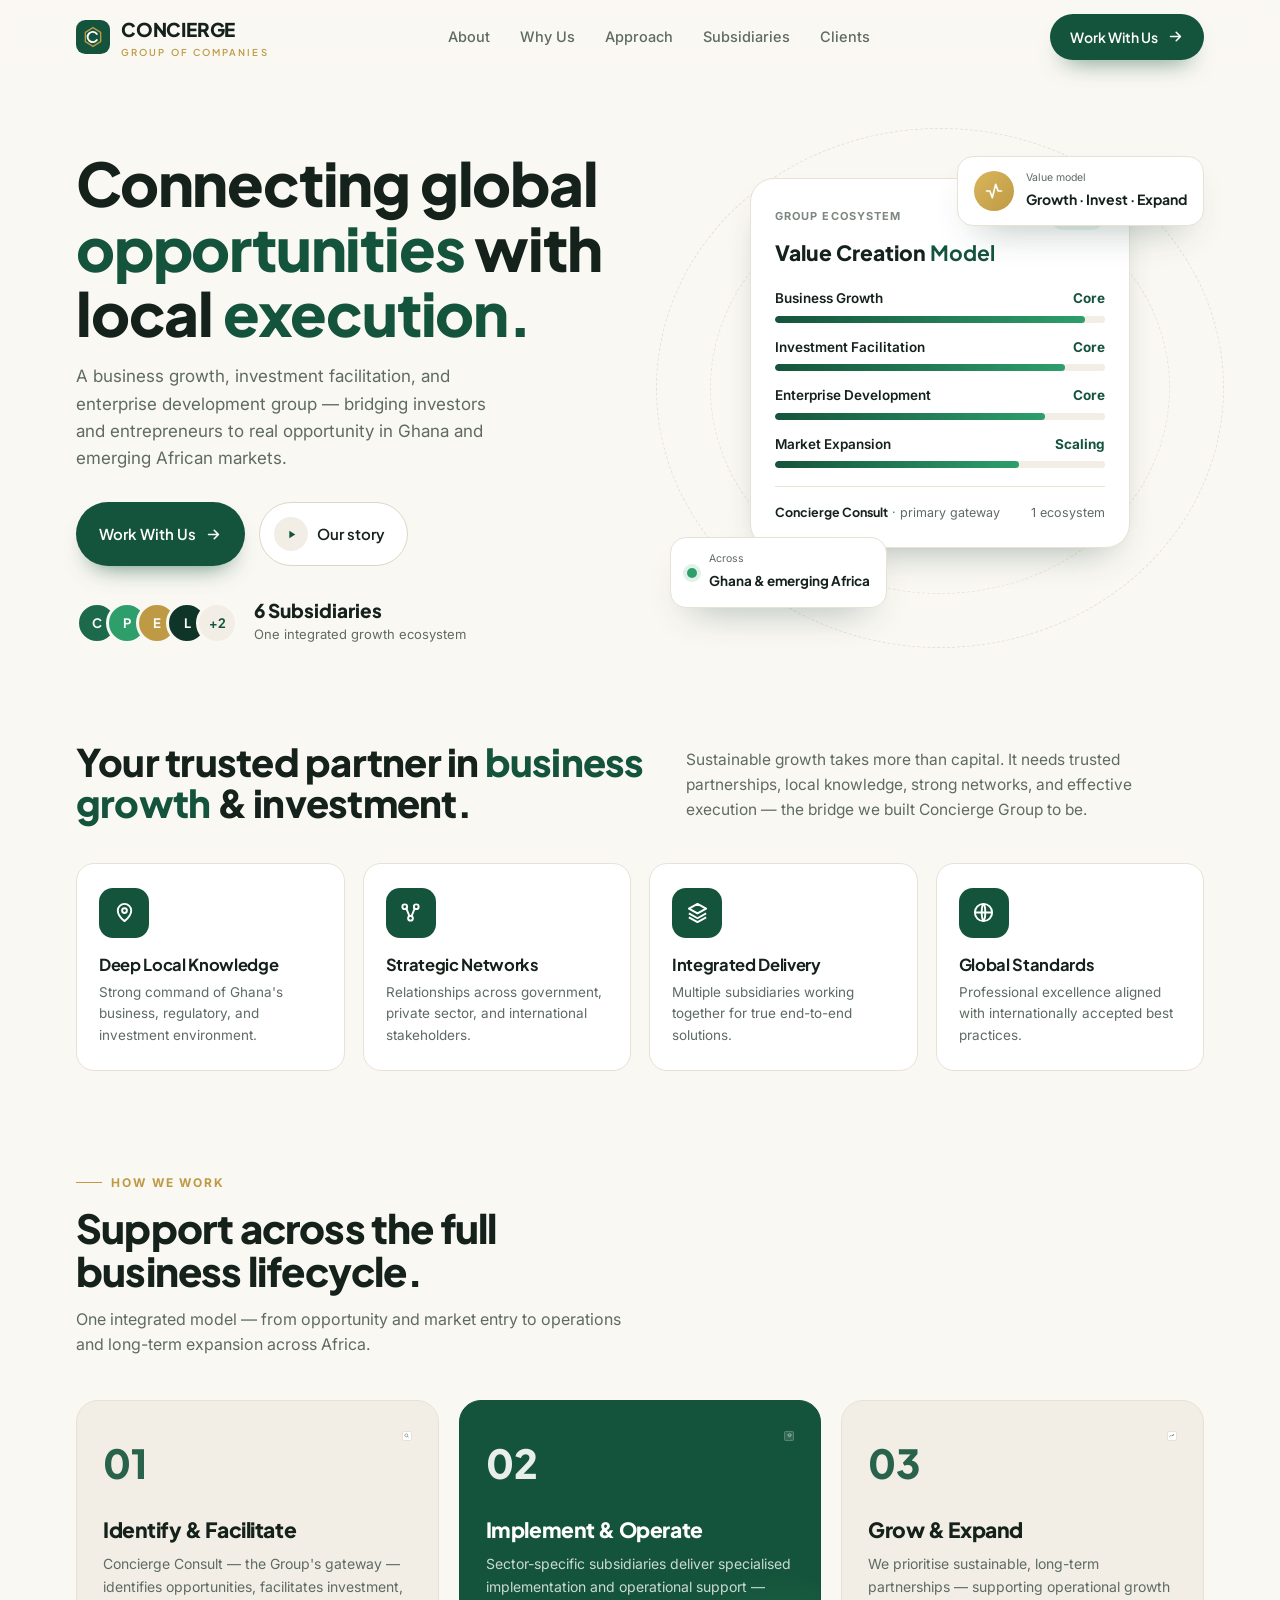
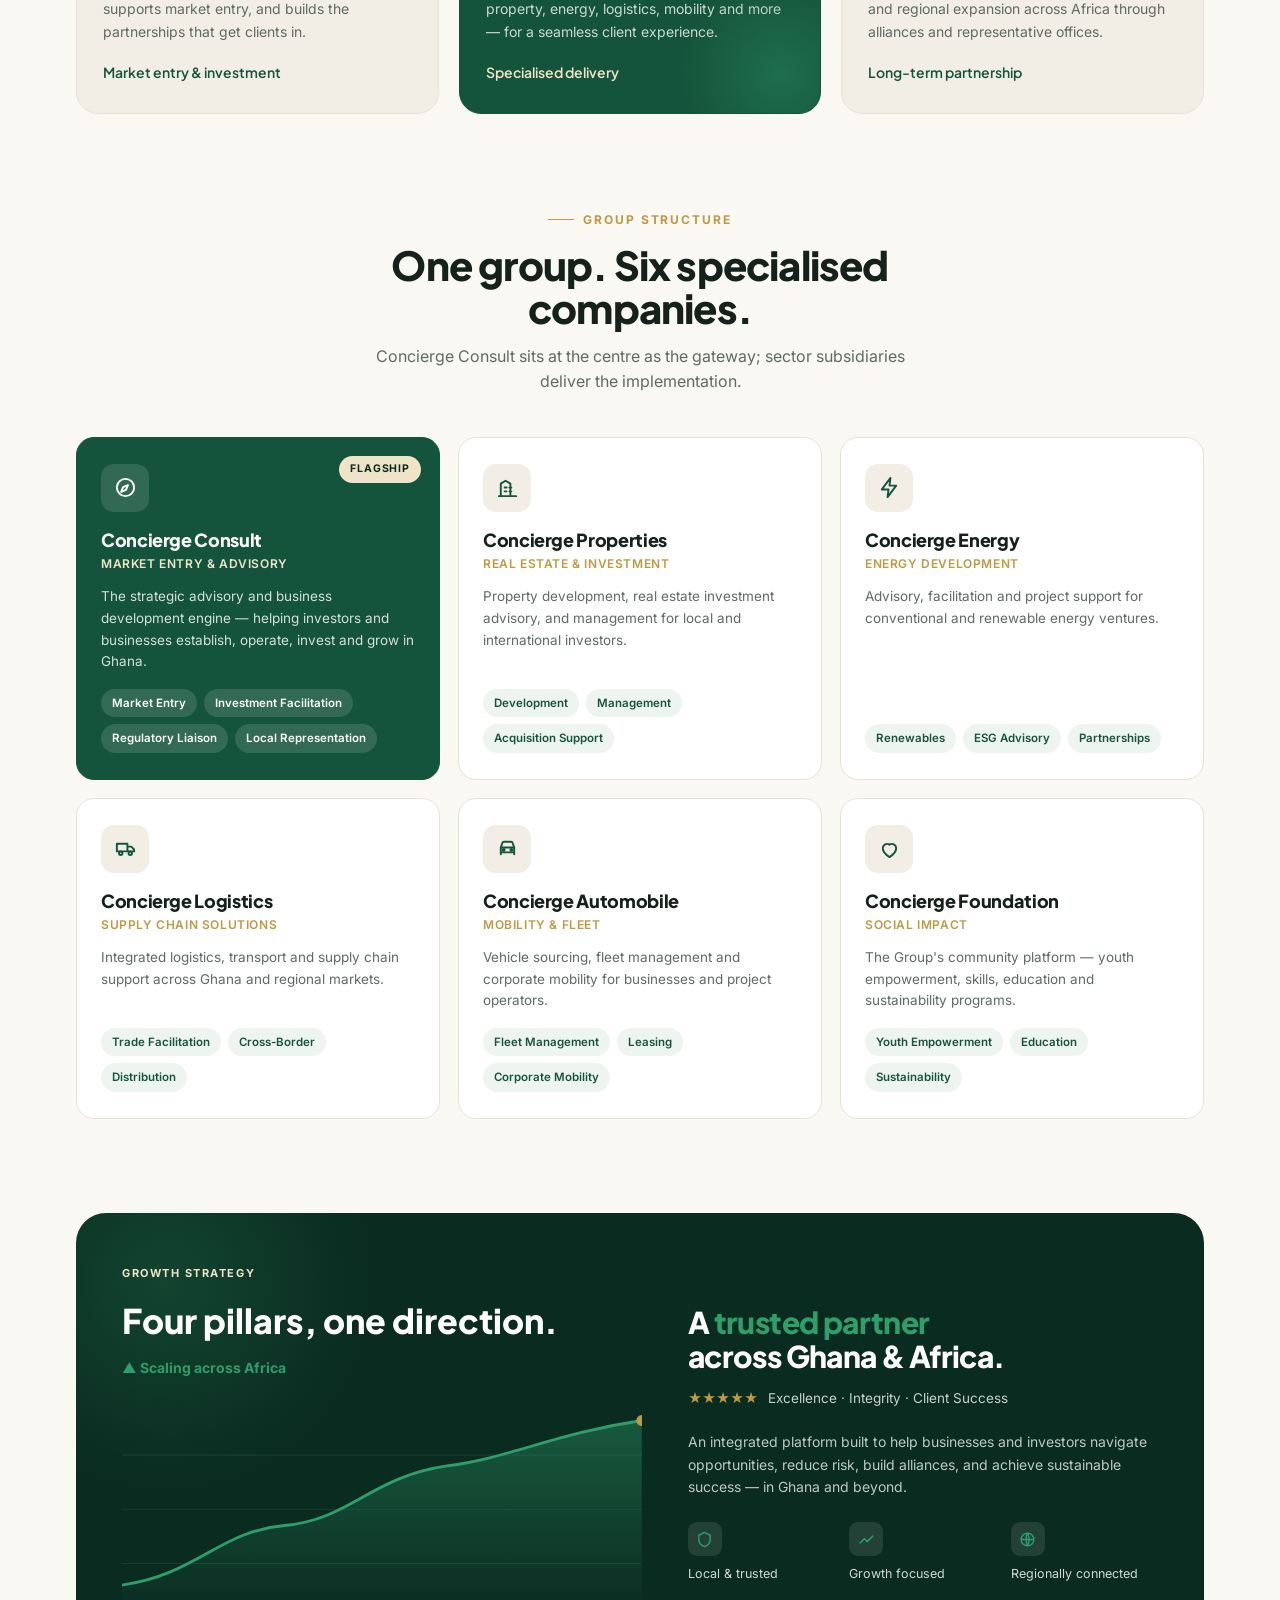
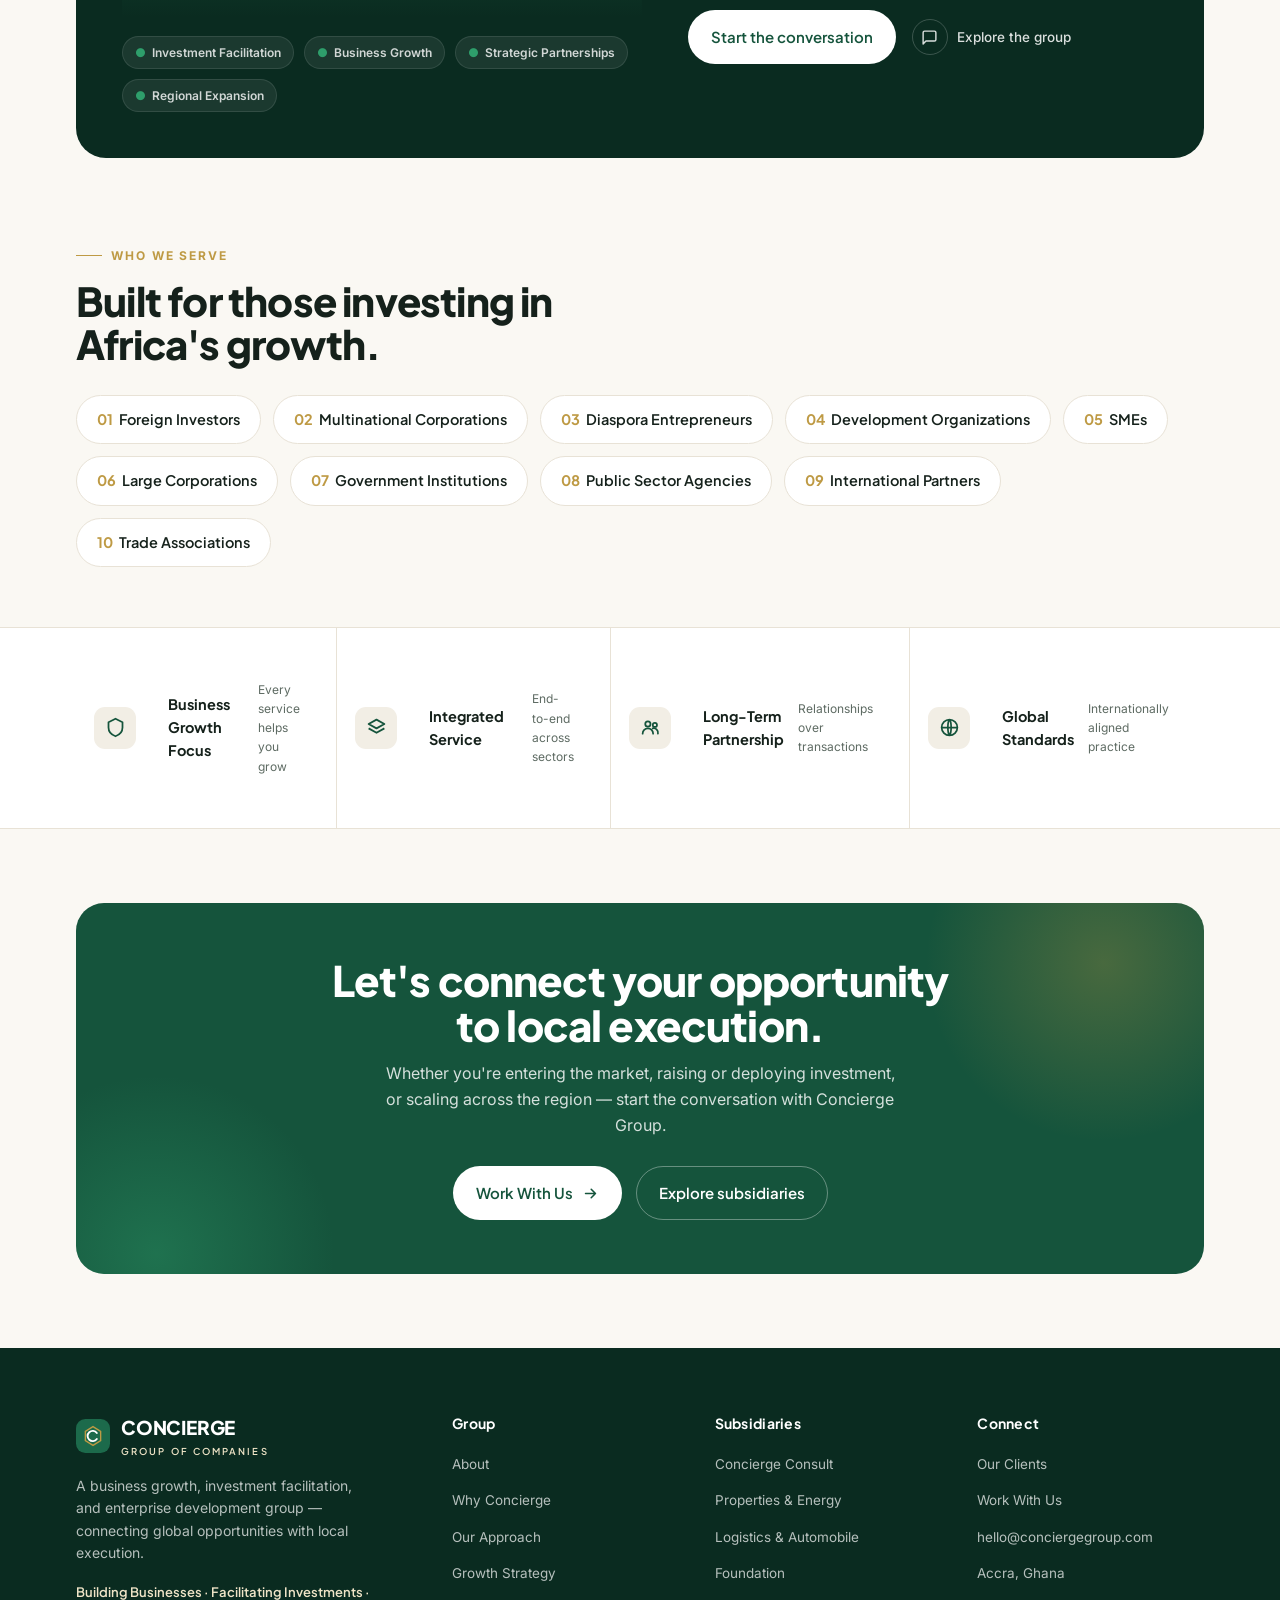
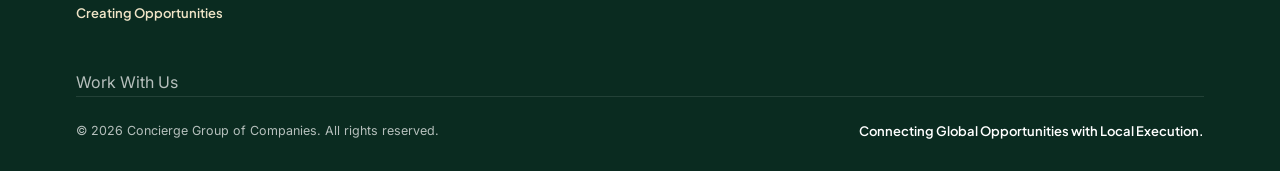
<file: index.html>
<!DOCTYPE html>
<html lang="en">
<head>
<meta charset="UTF-8">
<meta name="viewport" content="width=device-width, initial-scale=1.0">
<title>Concierge Group of Companies — Connecting Global Opportunities with Local Execution</title>
<meta name="description" content="A Ghanaian-owned business growth, investment facilitation, and enterprise development group connecting global opportunities with local execution.">
<link rel="preconnect" href="https://fonts.googleapis.com">
<link rel="preconnect" href="https://fonts.gstatic.com" crossorigin>
<link href="https://fonts.googleapis.com/css2?family=Plus+Jakarta+Sans:wght@500;600;700;800&family=Inter:wght@400;500;600&display=swap" rel="stylesheet">
<link rel="stylesheet" href="scripts/styles.css">
</head>
<body>

<!-- NAV -->
<header class="nav" id="nav">
  <div class="wrap nav-inner">
    <a href="#top" class="brand">
      <svg class="mark" viewBox="0 0 40 40" fill="none">
        <rect width="40" height="40" rx="11" fill="#15543C"/>
        <path d="M20 9 L29 14.5 V25.5 L20 31 L11 25.5 V14.5 Z" stroke="#BE9A44" stroke-width="1.6" fill="none"/>
        <path d="M24.5 16.5a6 6 0 1 0 0 7" stroke="#fff" stroke-width="2.2" stroke-linecap="round" fill="none"/>
      </svg>
      <span>CONCIERGE<small>GROUP OF COMPANIES</small></span>
    </a>
    <nav class="nav-links" id="navLinks">
      <a href="#about">About</a>
      <a href="#why">Why Us</a>
      <a href="#approach">Approach</a>
      <a href="#subsidiaries">Subsidiaries</a>
      <a href="#clients">Clients</a>
    </nav>
    <div class="nav-cta">
      <a href="#contact" class="btn btn-primary">Work With Us
        <svg viewBox="0 0 24 24" fill="none" stroke="currentColor" stroke-width="2.2"><path d="M5 12h14M13 6l6 6-6 6" stroke-linecap="round" stroke-linejoin="round"/></svg>
      </a>
      <button class="burger" id="burger" aria-label="Menu"><span></span><span></span><span></span></button>
    </div>
  </div>
</header>

<main id="top">

<!-- HERO -->
<section class="hero">
  <div class="wrap hero-grid">
    <div class="hero-copy reveal">
<!--    <span class="eyebrow">
        <svg viewBox="0 0 24 24" fill="none" stroke="currentColor" stroke-width="2"><path d="M12 2l8 4v6c0 5-3.4 8.4-8 10-4.6-1.6-8-5-8-10V6l8-4z" stroke-linejoin="round"/><path d="M9 12l2 2 4-4" stroke-linecap="round" stroke-linejoin="round"/></svg>
        Ghanaian-owned business group
      </span> -->
      <h1>Connecting global <span class="green">opportunities</span> with local <span class="green">execution.</span></h1>
      <p class="lead">A business growth, investment facilitation, and enterprise development group — bridging investors and entrepreneurs to real opportunity in Ghana and emerging African markets.</p>
      <div class="hero-actions">
        <a href="#contact" class="btn btn-primary">Work With Us
          <svg viewBox="0 0 24 24" fill="none" stroke="currentColor" stroke-width="2.2"><path d="M5 12h14M13 6l6 6-6 6" stroke-linecap="round" stroke-linejoin="round"/></svg>
        </a>
        <a href="#about" class="btn btn-ghost">
          <span class="play"><svg viewBox="0 0 24 24" fill="currentColor"><path d="M8 5v14l11-7z"/></svg></span>
          Our story
        </a>
      </div>
      <div class="proof">
        <div class="avatars">
          <span class="av1">C</span><span class="av2">P</span><span class="av3">E</span><span class="av4">L</span><span class="plus">+2</span>
        </div>
        <div class="proof-text">
          <strong>6 Subsidiaries</strong>
          <small>One integrated growth ecosystem</small>
        </div>
      </div>
    </div>

    <div class="hero-visual reveal">
      <div class="orbit"></div>
      <div class="orbit two"></div>

      <div class="float-card float-a">
        <div class="ic"><svg viewBox="0 0 24 24" fill="none" stroke="currentColor" stroke-width="2"><path d="M3 12h4l3 8 4-16 3 8h4" stroke-linecap="round" stroke-linejoin="round"/></svg></div>
        <div><small>Value model</small><b>Growth · Invest · Expand</b></div>
      </div>

      <div class="ecosystem">
        <div class="eco-top">
          <span class="label">Group Ecosystem</span>
          <span class="eco-badge">Active</span>
        </div>
        <div class="eco-title">Value Creation <b>Model</b></div>

        <div class="pillar">
          <div class="pillar-row"><span>Business Growth</span><span>Core</span></div>
          <div class="bar"><i data-w="94%"></i></div>
        </div>
        <div class="pillar">
          <div class="pillar-row"><span>Investment Facilitation</span><span>Core</span></div>
          <div class="bar"><i data-w="88%"></i></div>
        </div>
        <div class="pillar">
          <div class="pillar-row"><span>Enterprise Development</span><span>Core</span></div>
          <div class="bar"><i data-w="82%"></i></div>
        </div>
        <div class="pillar">
          <div class="pillar-row"><span>Market Expansion</span><span>Scaling</span></div>
          <div class="bar"><i data-w="74%"></i></div>
        </div>

        <div class="eco-foot">
          <span><b>Concierge Consult</b> · primary gateway</span>
          <span>1 ecosystem</span>
        </div>
      </div>

      <div class="float-card float-b">
        <span class="dot"></span>
        <div><small>Across</small><b>Ghana &amp; emerging Africa</b></div>
      </div>
    </div>
  </div>
</section>

<!-- ABOUT / TRUST + FEATURE CARDS -->
<section class="trust" id="about">
  <div class="wrap">
    <div class="trust-top reveal">
      <h2>Your trusted partner in <em>business growth</em> &amp; investment.</h2>
      <p>Sustainable growth takes more than capital. It needs trusted partnerships, local knowledge, strong networks, and effective execution — the bridge we built Concierge Group to be.</p>
    </div>
    <div class="feature-grid">
      <div class="fcard reveal">
        <div class="ic"><svg viewBox="0 0 24 24" fill="none" stroke="currentColor" stroke-width="2"><path d="M12 21s-7-5.2-7-11a7 7 0 0114 0c0 5.8-7 11-7 11z" stroke-linejoin="round"/><circle cx="12" cy="10" r="2.5"/></svg></div>
        <h4>Deep Local Knowledge</h4>
        <p>Strong command of Ghana's business, regulatory, and investment environment.</p>
      </div>
      <div class="fcard reveal">
        <div class="ic"><svg viewBox="0 0 24 24" fill="none" stroke="currentColor" stroke-width="2"><circle cx="6" cy="6" r="2.5"/><circle cx="18" cy="6" r="2.5"/><circle cx="12" cy="18" r="2.5"/><path d="M7.6 7.6L11 16M16.4 7.6L13 16" stroke-linecap="round"/></svg></div>
        <h4>Strategic Networks</h4>
        <p>Relationships across government, private sector, and international stakeholders.</p>
      </div>
      <div class="fcard reveal">
        <div class="ic"><svg viewBox="0 0 24 24" fill="none" stroke="currentColor" stroke-width="2"><path d="M12 3l9 5-9 5-9-5 9-5z" stroke-linejoin="round"/><path d="M3 13l9 5 9-5M3 17l9 5 9-5" stroke-linejoin="round"/></svg></div>
        <h4>Integrated Delivery</h4>
        <p>Multiple subsidiaries working together for true end-to-end solutions.</p>
      </div>
      <div class="fcard reveal">
        <div class="ic"><svg viewBox="0 0 24 24" fill="none" stroke="currentColor" stroke-width="2"><circle cx="12" cy="12" r="9"/><path d="M3 12h18M12 3c2.5 2.5 2.5 15 0 18M12 3c-2.5 2.5-2.5 15 0 18" /></svg></div>
        <h4>Global Standards</h4>
        <p>Professional excellence aligned with internationally accepted best practices.</p>
      </div>
    </div>
  </div>
</section>

<!-- APPROACH / NUMBERED LIFECYCLE -->
<section class="flow" id="approach">
  <div class="wrap">
    <div class="sec-head reveal">
      <span class="kicker">How we work</span>
      <h2>Support across the full business lifecycle.</h2>
      <p>One integrated model — from opportunity and market entry to operations and long-term expansion across Africa.</p>
    </div>
    <div class="flow-grid">
      <div class="ncard reveal">
        <div class="top">
          <span class="num">01</span>
          <span class="chip"><svg viewBox="0 0 24 24" fill="none" stroke="currentColor" stroke-width="2"><circle cx="11" cy="11" r="7"/><path d="M21 21l-4.3-4.3" stroke-linecap="round"/></svg></span>
        </div>
        <h3>Identify &amp; Facilitate</h3>
        <p>Concierge Consult — the Group's gateway — identifies opportunities, facilitates investment, supports market entry, and builds the partnerships that get clients in.</p>
        <span class="more">Market entry & investment
          <!-- <svg viewBox="0 0 24 24" fill="none" stroke="currentColor" stroke-width="2.2"><path d="M5 12h14M13 6l6 6-6 6" stroke-linecap="round" stroke-linejoin="round"/></svg> -->
        </span>
      </div>
      <div class="ncard dark reveal">
        <div class="top">
          <span class="num">02</span>
          <span class="chip"><svg viewBox="0 0 24 24" fill="none" stroke="currentColor" stroke-width="2"><path d="M12 3l9 5-9 5-9-5 9-5z" stroke-linejoin="round"/><path d="M3 13l9 5 9-5" stroke-linejoin="round"/></svg></span>
        </div>
        <h3>Implement &amp; Operate</h3>
        <p>Sector-specific subsidiaries deliver specialised implementation and operational support — property, energy, logistics, mobility and more — for a seamless client experience.</p>
        <span class="more">Specialised delivery
          <!-- <svg viewBox="0 0 24 24" fill="none" stroke="currentColor" stroke-width="2.2"><path d="M5 12h14M13 6l6 6-6 6" stroke-linecap="round" stroke-linejoin="round"/></svg> -->
        </span>
      </div>
      <div class="ncard reveal">
        <div class="top">
          <span class="num">03</span>
          <span class="chip"><svg viewBox="0 0 24 24" fill="none" stroke="currentColor" stroke-width="2"><path d="M3 17l6-6 4 4 8-8" stroke-linecap="round" stroke-linejoin="round"/><path d="M21 7v5h-5" stroke-linecap="round" stroke-linejoin="round"/></svg></span>
        </div>
        <h3>Grow &amp; Expand</h3>
        <p>We prioritise sustainable, long-term partnerships — supporting operational growth and regional expansion across Africa through alliances and representative offices.</p>
        <span class="more">Long-term partnership
          <!-- <svg viewBox="0 0 24 24" fill="none" stroke="currentColor" stroke-width="2.2"><path d="M5 12h14M13 6l6 6-6 6" stroke-linecap="round" stroke-linejoin="round"/></svg> -->
        </span>
      </div>
    </div>
  </div>
</section>

<!-- SUBSIDIARIES -->
<section class="subs" id="subsidiaries">
  <div class="wrap">
    <div class="sec-head center reveal">
      <span class="kicker" style="justify-content:center">Group structure</span>
      <h2>One group. Six specialised companies.</h2>
      <p>Concierge Consult sits at the centre as the gateway; sector subsidiaries deliver the implementation.</p>
    </div>
    <div class="subs-grid">

      <div class="scard flag flagwrap reveal">
        <span class="flag-ribbon">Flagship</span>
        <div class="ic"><svg viewBox="0 0 24 24" fill="none" stroke="currentColor" stroke-width="2"><circle cx="12" cy="12" r="9"/><path d="M14.5 9.5l-2 5-5 2 2-5 5-2z" stroke-linejoin="round"/></svg></div>
        <h3>Concierge Consult</h3>
        <div class="tag">Market Entry &amp; Advisory</div>
        <p>The strategic advisory and business development engine — helping investors and businesses establish, operate, invest and grow in Ghana.</p>
        <ul><li>Market Entry</li><li>Investment Facilitation</li><li>Regulatory Liaison</li><li>Local Representation</li></ul>
      </div>

      <div class="scard reveal">
        <div class="ic"><svg viewBox="0 0 24 24" fill="none" stroke="currentColor" stroke-width="2"><path d="M3 21h18M5 21V8l5-3 5 3v13M9 12h2M9 16h2M14 12h2M14 16h2" stroke-linecap="round" stroke-linejoin="round"/></svg></div>
        <h3>Concierge Properties</h3>
        <div class="tag">Real Estate &amp; Investment</div>
        <p>Property development, real estate investment advisory, and management for local and international investors.</p>
        <ul><li>Development</li><li>Management</li><li>Acquisition Support</li></ul>
      </div>

      <div class="scard reveal">
        <div class="ic"><svg viewBox="0 0 24 24" fill="none" stroke="currentColor" stroke-width="2"><path d="M13 2L4 14h7l-1 8 9-12h-7l1-8z" stroke-linejoin="round"/></svg></div>
        <h3>Concierge Energy</h3>
        <div class="tag">Energy Development</div>
        <p>Advisory, facilitation and project support for conventional and renewable energy ventures.</p>
        <ul><li>Renewables</li><li>ESG Advisory</li><li>Partnerships</li></ul>
      </div>

      <div class="scard reveal">
        <div class="ic"><svg viewBox="0 0 24 24" fill="none" stroke="currentColor" stroke-width="2"><path d="M3 7h11v8H3zM14 10h4l3 3v2h-7z" stroke-linejoin="round"/><circle cx="7" cy="17" r="1.8"/><circle cx="17" cy="17" r="1.8"/></svg></div>
        <h3>Concierge Logistics</h3>
        <div class="tag">Supply Chain Solutions</div>
        <p>Integrated logistics, transport and supply chain support across Ghana and regional markets.</p>
        <ul><li>Trade Facilitation</li><li>Cross-Border</li><li>Distribution</li></ul>
      </div>

      <div class="scard reveal">
        <div class="ic"><svg viewBox="0 0 24 24" fill="none" stroke="currentColor" stroke-width="2"><path d="M5 11l1.5-4.5A2 2 0 018.4 5h7.2a2 2 0 011.9 1.5L19 11M5 11h14v5H5zM5 16v2M19 16v2" stroke-linecap="round" stroke-linejoin="round"/><circle cx="8" cy="13.5" r="1"/><circle cx="16" cy="13.5" r="1"/></svg></div>
        <h3>Concierge Automobile</h3>
        <div class="tag">Mobility &amp; Fleet</div>
        <p>Vehicle sourcing, fleet management and corporate mobility for businesses and project operators.</p>
        <ul><li>Fleet Management</li><li>Leasing</li><li>Corporate Mobility</li></ul>
      </div>

      <div class="scard reveal">
        <div class="ic"><svg viewBox="0 0 24 24" fill="none" stroke="currentColor" stroke-width="2"><path d="M12 21s-7-4.5-7-9.5A4.5 4.5 0 0112 8a4.5 4.5 0 017 3.5C19 16.5 12 21 12 21z" stroke-linejoin="round"/></svg></div>
        <h3>Concierge Foundation</h3>
        <div class="tag">Social Impact</div>
        <p>The Group's community platform — youth empowerment, skills, education and sustainability programs.</p>
        <ul><li>Youth Empowerment</li><li>Education</li><li>Sustainability</li></ul>
      </div>

    </div>
  </div>
</section>

<!-- DARK STRATEGY PANEL -->
<section class="strategy" id="strategy">
  <div class="wrap reveal">
    <div class="panel">
      <div class="panel-left">
        <span class="mini">Growth Strategy</span>
        <div class="big">Four pillars, one direction.</div>
        <span class="delta">▲ Scaling across Africa</span>
        <div class="chart">
          <svg viewBox="0 0 480 200" preserveAspectRatio="none">
            <defs>
              <linearGradient id="g" x1="0" y1="0" x2="0" y2="1">
                <stop offset="0" stop-color="#2E9E6B" stop-opacity=".4"/>
                <stop offset="1" stop-color="#2E9E6B" stop-opacity="0"/>
              </linearGradient>
            </defs>
            <line x1="0" y1="50" x2="480" y2="50" stroke="rgba(255,255,255,.07)"/>
            <line x1="0" y1="100" x2="480" y2="100" stroke="rgba(255,255,255,.07)"/>
            <line x1="0" y1="150" x2="480" y2="150" stroke="rgba(255,255,255,.07)"/>
            <path d="M0 170 C70 160 90 120 150 115 C210 110 230 70 300 60 C360 52 400 30 480 18 L480 200 L0 200 Z" fill="url(#g)"/>
            <path class="chart-line" d="M0 170 C70 160 90 120 150 115 C210 110 230 70 300 60 C360 52 400 30 480 18" fill="none" stroke="#2E9E6B" stroke-width="2.6" stroke-linecap="round"/>
            <circle cx="480" cy="18" r="5" fill="#BE9A44"/>
          </svg>
        </div>
        <div class="pillar-labels">
          <span><i>●</i>Investment Facilitation</span>
          <span><i>●</i>Business Growth</span>
          <span><i>●</i>Strategic Partnerships</span>
          <span><i>●</i>Regional Expansion</span>
        </div>
      </div>

      <div class="panel-right">
        <h3>A <em>trusted partner</em><br>across Ghana &amp; Africa.</h3>
        <div class="stars">
          <span class="s">★★★★★</span>
          <span>Excellence · Integrity · Client Success</span>
        </div>
        <p class="desc">An integrated platform built to help businesses and investors navigate opportunities, reduce risk, build alliances, and achieve sustainable success — in Ghana and beyond.</p>
        <div class="mini-feats">
          <div><span class="mi"><svg viewBox="0 0 24 24" fill="none" stroke="currentColor" stroke-width="2"><path d="M12 2l8 4v6c0 5-3.4 8.4-8 10-4.6-1.6-8-5-8-10V6l8-4z" stroke-linejoin="round"/></svg></span>Local &amp; trusted</div>
          <div><span class="mi"><svg viewBox="0 0 24 24" fill="none" stroke="currentColor" stroke-width="2"><path d="M3 17l6-6 4 4 8-8" stroke-linecap="round" stroke-linejoin="round"/></svg></span>Growth focused</div>
          <div><span class="mi"><svg viewBox="0 0 24 24" fill="none" stroke="currentColor" stroke-width="2"><circle cx="12" cy="12" r="9"/><path d="M3 12h18M12 3c2.5 2.5 2.5 15 0 18M12 3c-2.5 2.5-2.5 15 0 18"/></svg></span>Regionally connected</div>
        </div>
        <div class="panel-actions">
          <a href="#contact" class="btn btn-light">Start the conversation</a>
          <a href="#subsidiaries" class="ask">
            <span class="b"><svg viewBox="0 0 24 24" fill="none" stroke="currentColor" stroke-width="2"><path d="M21 15a2 2 0 01-2 2H7l-4 4V5a2 2 0 012-2h14a2 2 0 012 2z" stroke-linejoin="round"/></svg></span>
            Explore the group
          </a>
        </div>
      </div>
    </div>
  </div>
</section>

<!-- CLIENTS -->
<section class="clients" id="clients">
  <div class="wrap">
    <div class="sec-head reveal">
      <span class="kicker">Who we serve</span>
      <h2>Built for those investing in Africa's growth.</h2>
    </div>
    <div class="client-tags reveal">
      <span><b>01</b>Foreign Investors</span>
      <span><b>02</b>Multinational Corporations</span>
      <span><b>03</b>Diaspora Entrepreneurs</span>
      <span><b>04</b>Development Organizations</span>
      <span><b>05</b>SMEs</span>
      <span><b>06</b>Large Corporations</span>
      <span><b>07</b>Government Institutions</span>
      <span><b>08</b>Public Sector Agencies</span>
      <span><b>09</b>International Partners</span>
      <span><b>10</b>Trade Associations</span>
    </div>
  </div>
</section>

<!-- STRIP -->
<section class="strip">
  <div class="wrap">
    <div class="strip-grid">
      <div>
        <span class="si"><svg viewBox="0 0 24 24" fill="none" stroke="currentColor" stroke-width="2"><path d="M12 2l8 4v6c0 5-3.4 8.4-8 10-4.6-1.6-8-5-8-10V6l8-4z" stroke-linejoin="round"/></svg></span>
        <div><b>Business Growth Focus</b>

          <br>
          
          <small>Every service helps you grow</small></div>
      </div>
      <div>
        <span class="si"><svg viewBox="0 0 24 24" fill="none" stroke="currentColor" stroke-width="2"><path d="M12 3l9 5-9 5-9-5 9-5z" stroke-linejoin="round"/><path d="M3 13l9 5 9-5" stroke-linejoin="round"/></svg></span>
        <div><b>Integrated Service</b>
          
          <br>

          <small>End-to-end across sectors</small></div>
      </div>
      <div>
        <span class="si"><svg viewBox="0 0 24 24" fill="none" stroke="currentColor" stroke-width="2"><circle cx="9" cy="8" r="3"/><circle cx="17" cy="9" r="2.4"/><path d="M3 19a6 6 0 0112 0M14.5 13a5 5 0 016 6" stroke-linecap="round"/></svg></span>
        <div><b>Long-Term Partnership</b><small>Relationships over transactions</small></div>
      </div>
      <div>
        <span class="si"><svg viewBox="0 0 24 24" fill="none" stroke="currentColor" stroke-width="2"><circle cx="12" cy="12" r="9"/><path d="M3 12h18M12 3c2.5 2.5 2.5 15 0 18M12 3c-2.5 2.5-2.5 15 0 18"/></svg></span>
        <div><b>Global Standards</b><small>Internationally aligned practice</small></div>
      </div>
    </div>
  </div>
</section>

<!-- CTA BAND -->
<section class="ctaband" id="contact">
  <div class="wrap">
    <div class="inner reveal">
      <h2>Let's connect your opportunity to local execution.</h2>
      <p>Whether you're entering the market, raising or deploying investment, or scaling across the region — start the conversation with Concierge Group.</p>
      <div class="acts">
        <a href="https://wa.me/+233244290499" class="btn btn-light">Work With Us
          <svg viewBox="0 0 24 24" fill="none" stroke="currentColor" stroke-width="2.2"><path d="M5 12h14M13 6l6 6-6 6" stroke-linecap="round" stroke-linejoin="round"/></svg>
        </a>
        <a href="#subsidiaries" class="btn btn-ghost" style="background:transparent;color:#fff;border-color:rgba(255,255,255,.35)">Explore subsidiaries</a>
      </div>
    </div>
  </div>
</section>

</main>

<!-- FOOTER -->
<footer>
  <div class="wrap">
    <div class="foot-grid">
      <div class="foot-brand">
        <a href="#top" class="brand">
          <svg class="mark" viewBox="0 0 40 40" fill="none">
            <rect width="40" height="40" rx="11" fill="#1C6A4B"/>
            <path d="M20 9 L29 14.5 V25.5 L20 31 L11 25.5 V14.5 Z" stroke="#BE9A44" stroke-width="1.6" fill="none"/>
            <path d="M24.5 16.5a6 6 0 1 0 0 7" stroke="#fff" stroke-width="2.2" stroke-linecap="round" fill="none"/>
          </svg>
          <span>CONCIERGE<small style="color:var(--gold-soft)">GROUP OF COMPANIES</small></span>
        </a>
        <p>A business growth, investment facilitation, and enterprise development group — connecting global opportunities with local execution.</p>
        <div class="foot-tag">Building Businesses · Facilitating Investments · Creating Opportunities</div>
      </div>
      <div>
        <h5>Group</h5>
        <ul>
          <li><a href="#about">About</a></li>
          <li><a href="#why">Why Concierge</a></li>
          <li><a href="#approach">Our Approach</a></li>
          <li><a href="#strategy">Growth Strategy</a></li>
        </ul>
      </div>
      <div>
        <h5>Subsidiaries</h5>
        <ul>
          <li><a href="#subsidiaries">Concierge Consult</a></li>
          <li><a href="#subsidiaries">Properties &amp; Energy</a></li>
          <li><a href="#subsidiaries">Logistics &amp; Automobile</a></li>
          <li><a href="#subsidiaries">Foundation</a></li>
        </ul>
      </div>
      <div>
        <h5>Connect</h5>
        <ul>
          <li><a href="#clients">Our Clients</a></li>
          <li><a href="#contact">Work With Us</a></li>
          <li><a href="mailto:hello@conciergegroup.com">hello@conciergegroup.com</a></li>
          <li><a href="#top">Accra, Ghana</a></li>
        </ul>
      </div>
    </div>Work With Us
    <div class="foot-bottom">
      <span>© 2026 Concierge Group of Companies. All rights reserved.</span>
      <span class="closing">Connecting Global Opportunities with Local Execution.</span>
    </div>
  </div>
</footer>

<script src="scripts/main.js"></script>
</body>
</html>
</file>
<file: scripts/styles.css>
:root{
    --cream:#FAF8F3;
    --cream-2:#F2EEE5;
    --card:#FFFFFF;
    --ink:#15211B;
    --muted:#5E6B63;
    --muted-2:#7C877F;
    --green:#15543C;
    --green-600:#1C6A4B;
    --green-bright:#2E9E6B;
    --green-dark:#0E3527;
    --green-deep:#0A2B20;
    --gold:#BE9A44;
    --gold-soft:#EFE4C7;
    --line:#E8E2D6;
    --line-2:#DED7C8;
    --shadow:0 18px 40px -22px rgba(13,53,39,.45);
    --shadow-sm:0 8px 22px -16px rgba(13,53,39,.4);
    --r:18px;
    --maxw:1180px;
  }

  *{box-sizing:border-box;margin:0;padding:0}
  html{scroll-behavior:smooth}
  body{
    font-family:'Inter',system-ui,sans-serif;
    background:var(--cream);
    color:var(--ink);
    line-height:1.6;
    -webkit-font-smoothing:antialiased;
    overflow-x:hidden;
  }
  h1,h2,h3,h4,.display{font-family:'Plus Jakarta Sans',sans-serif;letter-spacing:-.02em;line-height:1.08}
  a{color:inherit;text-decoration:none}
  img{max-width:100%}
  .wrap{max-width:var(--maxw);margin:0 auto;padding:0 26px}
  .green{color:var(--green)}
  .gold{color:var(--gold)}

  .eyebrow{
    display:inline-flex;align-items:center;gap:8px;
    font-size:11.5px;font-weight:700;letter-spacing:.14em;text-transform:uppercase;
    color:var(--green);background:#fff;border:1px solid var(--line);
    padding:8px 14px;border-radius:999px;box-shadow:var(--shadow-sm);
  }
  .eyebrow svg{width:14px;height:14px}

  /* ---------- Buttons ---------- */
  .btn{
    display:inline-flex;align-items:center;gap:9px;font-family:'Plus Jakarta Sans',sans-serif;
    font-weight:600;font-size:15px;padding:14px 22px;border-radius:999px;cursor:pointer;
    border:1px solid transparent;transition:.25s ease;white-space:nowrap;
  }
  .btn svg{width:17px;height:17px;transition:transform .25s ease}
  .btn-primary{background:var(--green);color:#fff;box-shadow:0 14px 24px -14px rgba(21,84,60,.7)}
  .btn-primary:hover{background:var(--green-600)}
  .btn-primary:hover svg{transform:translateX(3px)}
  .btn-ghost{background:#fff;color:var(--ink);border-color:var(--line-2)}
  .btn-ghost:hover{border-color:var(--green);color:var(--green)}
  .btn-ghost .play{width:34px;height:34px;border-radius:50%;background:var(--cream-2);display:grid;place-items:center;margin-left:-8px}
  .btn-ghost .play svg{width:13px;height:13px;color:var(--green)}
  .btn-light{background:#fff;color:var(--green)}
  .btn-light:hover{background:var(--gold-soft)}

  /* ---------- Nav ---------- */
  header.nav{position:sticky;top:0;z-index:60;background:rgba(250,248,243,.82);backdrop-filter:blur(10px);border-bottom:1px solid transparent;transition:border-color .3s}
  header.nav.scrolled{border-color:var(--line)}
  .nav-inner{display:flex;align-items:center;justify-content:space-between;height:74px}
  .brand{display:flex;align-items:center;gap:11px;font-family:'Plus Jakarta Sans';font-weight:800;font-size:19px;letter-spacing:-.01em}
  .brand .mark{width:34px;height:34px;flex:none}
  .brand small{display:block;font-size:9.5px;font-weight:600;letter-spacing:.22em;color:var(--gold);margin-top:1px}
  .nav-links{display:flex;align-items:center;gap:30px}
  .nav-links a{font-size:14.5px;font-weight:500;color:var(--muted);transition:color .2s;position:relative}
  .nav-links a:hover{color:var(--green)}
  .nav-cta{display:flex;align-items:center;gap:14px}
  .nav-cta .btn{padding:11px 19px;font-size:14px}
  .burger{display:none;flex-direction:column;gap:5px;background:none;border:0;cursor:pointer;padding:8px}
  .burger span{width:24px;height:2px;background:var(--ink);border-radius:2px;transition:.3s}

  /* ---------- Hero ---------- */
  .hero{position:relative;padding:54px 0 70px}
  .hero-grid{display:grid;grid-template-columns:1.02fr .98fr;gap:50px;align-items:center}
  .hero h1{font-size:clamp(36px,5.2vw,60px);font-weight:800;margin:22px 0 18px}
  .hero p.lead{font-size:17px;color:var(--muted);max-width:430px;margin-bottom:30px}
  .hero-actions{display:flex;gap:14px;flex-wrap:wrap;margin-bottom:34px}
  .proof{display:flex;align-items:center;gap:16px}
  .avatars{display:flex}
  .avatars span{width:42px;height:42px;border-radius:50%;border:3px solid var(--cream);margin-left:-12px;display:grid;place-items:center;font-family:'Plus Jakarta Sans';font-weight:700;font-size:13px;color:#fff}
  .avatars span:first-child{margin-left:0}
  .av1{background:#1C6A4B}.av2{background:#2E9E6B}.av3{background:#BE9A44}.av4{background:#0E3527}
  .avatars .plus{background:var(--cream-2);color:var(--green);border-color:var(--cream)}
  .proof-text strong{font-family:'Plus Jakarta Sans';font-size:19px;font-weight:800;display:block;line-height:1.1}
  .proof-text small{color:var(--muted);font-size:13px}

  /* hero visual */
  .hero-visual{position:relative;min-height:480px}
  .orbit{position:absolute;inset:-20px;border:1.5px dashed var(--line-2);border-radius:50%;opacity:.7}
  .orbit.two{inset:34px;border-color:#E5DCC8}
  .ecosystem{
    position:relative;z-index:2;background:#fff;border:1px solid var(--line);border-radius:24px;
    box-shadow:var(--shadow);padding:24px;max-width:380px;margin:30px auto 0;
  }
  .eco-top{display:flex;align-items:center;justify-content:space-between;margin-bottom:6px}
  .eco-top .label{font-size:11px;font-weight:700;letter-spacing:.1em;text-transform:uppercase;color:var(--muted-2)}
  .eco-badge{font-size:11px;font-weight:700;color:var(--green);background:#EAF4EF;padding:5px 10px;border-radius:999px}
  .eco-title{font-family:'Plus Jakarta Sans';font-weight:800;font-size:21px;margin-bottom:18px}
  .eco-title b{color:var(--green)}
  .pillar{margin-bottom:14px}
  .pillar:last-child{margin-bottom:0}
  .pillar-row{display:flex;justify-content:space-between;font-size:13.5px;font-weight:600;margin-bottom:6px}
  .pillar-row span:last-child{color:var(--green);font-weight:700}
  .bar{height:7px;background:var(--cream-2);border-radius:999px;overflow:hidden}
  .bar i{display:block;height:100%;background:linear-gradient(90deg,var(--green),var(--green-bright));border-radius:999px;width:0;transition:width 1.3s cubic-bezier(.2,.7,.2,1)}
  .eco-foot{margin-top:18px;padding-top:15px;border-top:1px solid var(--line);display:flex;align-items:center;justify-content:space-between;font-size:12.5px;color:var(--muted)}
  .eco-foot b{font-family:'Plus Jakarta Sans';color:var(--ink)}

  .float-card{position:absolute;z-index:3;background:#fff;border:1px solid var(--line);border-radius:16px;box-shadow:var(--shadow);padding:13px 16px;display:flex;align-items:center;gap:12px}
  .float-a{top:8px;right:0}
  .float-a .ic{width:40px;height:40px;border-radius:50%;background:linear-gradient(135deg,#D9B65C,#BE9A44);display:grid;place-items:center;color:#fff}
  .float-a .ic svg{width:20px;height:20px}
  .float-a div small{font-size:10.5px;color:var(--muted);display:block}
  .float-a div b{font-family:'Plus Jakarta Sans';font-size:14px}
  .float-b{bottom:20px;left:-6px}
  .float-b .dot{width:10px;height:10px;border-radius:50%;background:var(--green-bright);box-shadow:0 0 0 4px #E1F0E8}
  .float-b div small{font-size:10.5px;color:var(--muted);display:block}
  .float-b div b{font-family:'Plus Jakarta Sans';font-size:13.5px}

  /* ---------- Section heads ---------- */
  section{position:relative}
  .sec-head{max-width:560px;margin-bottom:42px}
  .sec-head.center{margin-left:auto;margin-right:auto;text-align:center}
  .sec-head h2{font-size:clamp(28px,3.6vw,40px);font-weight:800;margin:14px 0 14px}
  .sec-head p{color:var(--muted);font-size:16px}
  .kicker{font-size:12px;font-weight:700;letter-spacing:.16em;text-transform:uppercase;color:var(--gold);display:inline-flex;align-items:center;gap:9px}
  .kicker::before{content:"";width:26px;height:1.5px;background:var(--gold)}

  /* ---------- Trust + feature cards ---------- */
  .trust{padding:24px 0 30px}
  .trust-top{display:grid;grid-template-columns:1.1fr 1fr;gap:40px;align-items:end;margin-bottom:40px}
  .trust-top h2{font-size:clamp(26px,3.4vw,38px);font-weight:800}
  .trust-top h2 em{font-style:normal;color:var(--green)}
  .trust-top p{color:var(--muted);font-size:15.5px}
  .feature-grid{display:grid;grid-template-columns:repeat(4,1fr);gap:18px}
  .fcard{background:#fff;border:1px solid var(--line);border-radius:var(--r);padding:24px 22px;transition:.3s}
  .fcard:hover{transform:translateY(-5px);box-shadow:var(--shadow);border-color:#D7E5DD}
  .fcard .ic{width:50px;height:50px;border-radius:14px;background:var(--green);display:grid;place-items:center;color:#fff;margin-bottom:18px}
  .fcard .ic svg{width:23px;height:23px}
  .fcard h4{font-size:16.5px;font-weight:700;margin-bottom:8px}
  .fcard p{font-size:13.5px;color:var(--muted)}

  /* ---------- Numbered lifecycle ---------- */
  .flow{padding:64px 0}
  .flow-grid{display:grid;grid-template-columns:repeat(3,1fr);gap:20px}
  .ncard{border-radius:22px;padding:30px 26px;border:1px solid var(--line);background:var(--cream-2);position:relative;overflow:hidden;min-height:300px;display:flex;flex-direction:column}
  .ncard .num{font-family:'Plus Jakarta Sans';font-weight:800;font-size:40px;color:var(--green);opacity:.9}
  .ncard .top{display:flex;align-items:flex-start;justify-content:space-between}
  .ncard .chip{width:10px;height: 10px;border-radius:2px;background:#fff;display:grid;place-items:center;color:var(--green);border:1px solid var(--line)}
  .ncard .chip svg{width:5px;height:5px}
  .ncard h3{font-size:21px;font-weight:800;margin:24px 0 12px}
  .ncard p{font-size:14px;color:var(--muted);flex:1}
  .ncard .more{margin-top:18px;display:inline-flex;align-items:center;gap:8px;font-family:'Plus Jakarta Sans';font-weight:600;font-size:14px;color:var(--green)}
  .ncard.dark{background:var(--green);border-color:var(--green)}
  .ncard.dark .num,.ncard.dark h3{color:#fff}
  .ncard.dark p{color:rgba(255,255,255,.78)}
  .ncard.dark .chip{background:rgba(255,255,255,.12);border-color:rgba(255,255,255,.18);color:#fff}
  .ncard.dark .more{color:var(--gold-soft)}
  .ncard.dark::after{content:"";position:absolute;width:200px;height:200px;background:radial-gradient(circle,rgba(46,158,107,.35),transparent 70%);right:-60px;bottom:-60px}

  /* ---------- Subsidiaries ---------- */
  .subs{padding:24px 0 64px}
  .subs-grid{display:grid;grid-template-columns:repeat(3,1fr);gap:18px}
  .scard{background:#fff;border:1px solid var(--line);border-radius:var(--r);padding:26px 24px;transition:.3s;display:flex;flex-direction:column}
  .scard:hover{transform:translateY(-5px);box-shadow:var(--shadow);border-color:#D7E5DD}
  .scard .ic{width:48px;height:48px;border-radius:13px;background:var(--cream-2);display:grid;place-items:center;color:var(--green);margin-bottom:18px}
  .scard .ic svg{width:23px;height:23px}
  .scard h3{font-size:18px;font-weight:800}
  .scard .tag{font-size:12px;font-weight:600;color:var(--gold);text-transform:uppercase;letter-spacing:.05em;margin:5px 0 13px}
  .scard p{font-size:13.5px;color:var(--muted);margin-bottom:16px}
  .scard ul{list-style:none;margin-top:auto;display:flex;flex-wrap:wrap;gap:7px}
  .scard ul li{font-size:11.5px;font-weight:600;color:var(--green);background:#EEF5F1;padding:5px 11px;border-radius:999px}
  .scard.flag{background:var(--green);border-color:var(--green)}
  .scard.flag h3{color:#fff}
  .scard.flag p{color:rgba(255,255,255,.82)}
  .scard.flag .ic{background:rgba(255,255,255,.12);color:#fff}
  .scard.flag .tag{color:var(--gold-soft)}
  .scard.flag ul li{background:rgba(255,255,255,.13);color:#fff}
  .scard.flag .flagtag{position:absolute}
  .flagwrap{position:relative}
  .flag-ribbon{position:absolute;top:18px;right:18px;z-index:2;font-size:10.5px;font-weight:700;letter-spacing:.08em;text-transform:uppercase;color:var(--green-deep);background:var(--gold-soft);padding:5px 11px;border-radius:999px}

  /* ---------- Dark strategy panel ---------- */
  .strategy{padding:30px 0 70px}
  .panel{background:var(--green-deep);border-radius:30px;padding:46px;color:#fff;display:grid;grid-template-columns:1.05fr .95fr;gap:46px;align-items:center;position:relative;overflow:hidden}
  .panel::before{content:"";position:absolute;width:420px;height:420px;background:radial-gradient(circle,rgba(46,158,107,.22),transparent 70%);top:-140px;left:-120px}
  .panel-left{position:relative;z-index:2}
  .panel .mini{font-size:11px;font-weight:700;letter-spacing:.14em;text-transform:uppercase;color:var(--gold-soft)}
  .panel .big{font-family:'Plus Jakarta Sans';font-weight:800;font-size:34px;margin:10px 0 6px}
  .panel .delta{color:var(--green-bright);font-weight:700;font-size:14px;margin-bottom:22px;display:inline-block}
  .chart{position:relative}
  .chart svg{width:100%;display:block}
  .pillar-labels{display:flex;gap:10px;flex-wrap:wrap;margin-top:18px}
  .pillar-labels span{font-size:12px;font-weight:600;color:rgba(255,255,255,.8);background:rgba(255,255,255,.07);border:1px solid rgba(255,255,255,.1);padding:6px 12px;border-radius:999px}
  .pillar-labels span i{font-style:normal;color:var(--green-bright);margin-right:6px}
  .panel-right{position:relative;z-index:2}
  .panel-right h3{font-family:'Plus Jakarta Sans';font-weight:800;font-size:30px;line-height:1.12;margin-bottom:8px}
  .panel-right h3 em{font-style:normal;color:var(--green-bright)}
  .stars{display:flex;align-items:center;gap:10px;margin:14px 0 22px;font-size:13.5px;color:rgba(255,255,255,.78)}
  .stars .s{color:var(--gold)}
  .panel-right .desc{font-size:14px;color:rgba(255,255,255,.74);margin-bottom:24px}
  .mini-feats{display:grid;grid-template-columns:repeat(3,1fr);gap:14px;margin-bottom:26px}
  .mini-feats div{font-size:12.5px;color:rgba(255,255,255,.82);display:flex;flex-direction:column;gap:8px}
  .mini-feats .mi{width:34px;height:34px;border-radius:9px;background:rgba(255,255,255,.1);display:grid;place-items:center;color:var(--green-bright)}
  .mini-feats .mi svg{width:17px;height:17px}
  .panel-actions{display:flex;align-items:center;gap:16px;flex-wrap:wrap}
  .ask{display:inline-flex;align-items:center;gap:9px;font-size:13.5px;color:rgba(255,255,255,.85);font-weight:500}
  .ask .b{width:36px;height:36px;border-radius:50%;border:1px solid rgba(255,255,255,.2);display:grid;place-items:center}
  .ask .b svg{width:17px;height:17px}

  /* ---------- Clients ---------- */
  .clients{padding:10px 0 60px}
  .clients .sec-head{margin-bottom:30px}
  .client-tags{display:flex;flex-wrap:wrap;gap:12px}
  .client-tags span{font-family:'Plus Jakarta Sans';font-weight:600;font-size:14.5px;background:#fff;border:1px solid var(--line);border-radius:999px;padding:12px 20px;transition:.25s}
  .client-tags span:hover{border-color:var(--green);color:var(--green);transform:translateY(-2px)}
  .client-tags span b{color:var(--gold);margin-right:6px}

  /* ---------- Strip ---------- */
.strip{background:#fff;border-top:1px solid var(--line);border-bottom:1px solid var(--line)}
.strip-grid{display:grid;grid-template-columns:repeat(4,1fr)}
.strip-grid div{display:flex;align-items:center;gap:14px;padding:26px 18px;border-right:1px solid var(--line)}
.strip-grid div:last-child{border-right:0}
.strip-grid .si{width:42px;height:42px;border-radius:11px;background:var(--cream-2);display:grid;place-items:center;color:var(--green);flex:none}
.strip-grid .si svg{width:21px;height:21px}
.strip-grid b{font-family:'Plus Jakarta Sans';font-weight:700;font-size:14.5px;display:block}
.strip-grid small{font-size:12px;color:var(--muted)}

  /* ---------- CTA band ---------- */
  .ctaband{padding:74px 0}
  .ctaband .inner{background:var(--green);border-radius:28px;padding:54px;text-align:center;color:#fff;position:relative;overflow:hidden}
  .ctaband .inner::before{content:"";position:absolute;width:360px;height:360px;background:radial-gradient(circle,rgba(190,154,68,.3),transparent 70%);top:-120px;right:-80px}
  .ctaband .inner::after{content:"";position:absolute;width:360px;height:360px;background:radial-gradient(circle,rgba(46,158,107,.4),transparent 70%);bottom:-160px;left:-100px}
  .ctaband h2{font-size:clamp(28px,4vw,42px);font-weight:800;position:relative;z-index:2;max-width:660px;margin:0 auto 14px}
  .ctaband p{position:relative;z-index:2;color:rgba(255,255,255,.82);max-width:520px;margin:0 auto 28px;font-size:16px}
  .ctaband .acts{position:relative;z-index:2;display:flex;gap:14px;justify-content:center;flex-wrap:wrap}

  /* ---------- Footer ---------- */
  footer{background:var(--green-deep);color:rgba(255,255,255,.7);padding:64px 0 30px}
  .foot-grid{display:grid;grid-template-columns:1.5fr 1fr 1fr 1fr;gap:36px;margin-bottom:46px}
  .foot-brand .brand{color:#fff;margin-bottom:16px}
  .foot-brand p{font-size:14px;max-width:300px;margin-bottom:18px}
  .foot-tag{font-family:'Plus Jakarta Sans';font-weight:600;font-size:13px;color:var(--gold-soft)}
  footer h5{font-family:'Plus Jakarta Sans';color:#fff;font-size:14px;font-weight:700;margin-bottom:16px;letter-spacing:.02em}
  footer ul{list-style:none}
  footer ul li{margin-bottom:11px}
  footer ul a{font-size:13.5px;transition:.2s}
  footer ul a:hover{color:var(--gold-soft)}
  .foot-bottom{border-top:1px solid rgba(255,255,255,.1);padding-top:24px;display:flex;justify-content:space-between;align-items:center;flex-wrap:wrap;gap:14px;font-size:12.5px}
  .foot-bottom .closing{font-family:'Plus Jakarta Sans';font-weight:600;color:#fff;font-size:13px}

  /* ---------- reveal ---------- */
  .reveal{opacity:0;transform:translateY(24px);transition:opacity .7s ease,transform .7s ease}
  .reveal.in{opacity:1;transform:none}

  /* ---------- responsive ---------- */
  @media(max-width:980px){
    .hero-grid{grid-template-columns:1fr;gap:30px}
    .hero-visual{min-height:430px;margin-top:10px}
    .trust-top{grid-template-columns:1fr;gap:18px}
    .feature-grid{grid-template-columns:repeat(2,1fr)}
    .flow-grid{grid-template-columns:1fr}
    .subs-grid{grid-template-columns:repeat(2,1fr)}
    .panel{grid-template-columns:1fr;gap:34px;padding:36px}
    .foot-grid{grid-template-columns:1fr 1fr}
    .strip-grid{grid-template-columns:repeat(2,1fr)}
    .strip-grid div:nth-child(2){border-right:0}
    .strip-grid div:nth-child(1),.strip-grid div:nth-child(2){border-bottom:1px solid var(--line)}
  }
  @media(max-width:680px){
    .nav-links{display:none}
    .nav-cta .btn-primary{display:none}
    .burger{display:flex}
    .nav-links.open{display:flex;position:absolute;top:74px;left:0;right:0;background:var(--cream);flex-direction:column;gap:0;padding:10px 26px 20px;border-bottom:1px solid var(--line);box-shadow:var(--shadow)}
    .nav-links.open a{padding:13px 0;border-bottom:1px solid var(--line);width:100%}
    .feature-grid,.subs-grid{grid-template-columns:1fr}
    .mini-feats{grid-template-columns:1fr}
    .foot-grid{grid-template-columns:1fr}
    .panel,.ctaband .inner{padding:30px 22px}
    .hero h1{font-size:34px}
  }
  @media(prefers-reduced-motion:reduce){
    *{animation:none!important;transition:none!important;scroll-behavior:auto!important}
    .reveal{opacity:1;transform:none}
  }
  
@media (max-width:768px){
  .strip-grid{grid-template-columns:repeat(2,1fr)}
  /* remove right border on the 2nd item of each row */
  .strip-grid div:nth-child(2n){border-right:0}
  /* add a bottom divider on the top row */
  .strip-grid div:nth-child(-n+2){border-bottom:1px solid var(--line)}
}

/* ---------- Mobile: 2 cols -> 1 col ---------- */
@media (max-width:480px){
  .strip-grid{grid-template-columns:1fr}
  .strip-grid div{border-right:0;border-bottom:1px solid var(--line);padding:20px 18px}
  .strip-grid div:last-child{border-bottom:0}
}
</file>
